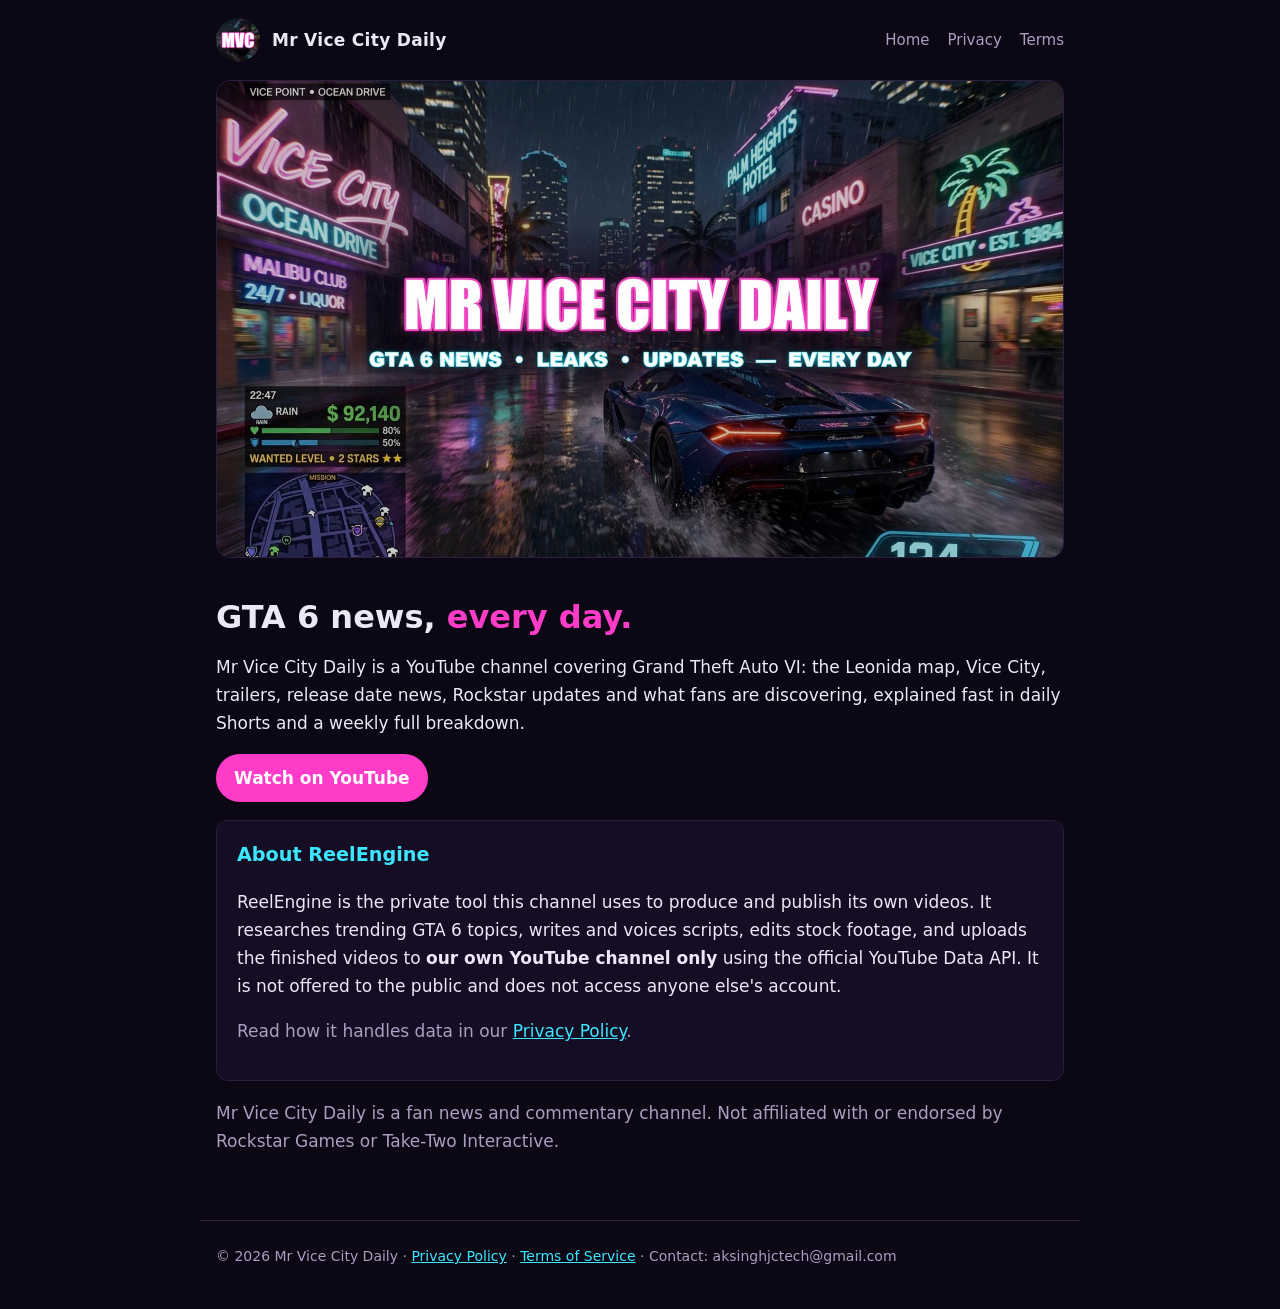
<file: index.html>
<!doctype html>
<html lang="en">
<head>
  <meta charset="utf-8">
  <meta name="viewport" content="width=device-width, initial-scale=1">
  <title>Mr Vice City Daily</title>
  <meta name="description" content="GTA 6 news, leaks and updates every day on YouTube.">
  <link rel="icon" href="logo.jpg">
  <link rel="stylesheet" href="style.css">
</head>
<body>
  <header>
    <img src="logo.jpg" alt="Mr Vice City Daily logo">
    <span class="name">Mr Vice City Daily</span>
    <nav>
      <a href="index.html">Home</a>
      <a href="privacy.html">Privacy</a>
      <a href="terms.html">Terms</a>
    </nav>
  </header>

  <div class="hero"><img src="hero.jpg" alt="Mr Vice City Daily channel banner"></div>

  <main>
    <h1>GTA 6 news, <span>every day.</span></h1>
    <p>Mr Vice City Daily is a YouTube channel covering Grand Theft Auto VI: the Leonida map,
      Vice City, trailers, release date news, Rockstar updates and what fans are discovering,
      explained fast in daily Shorts and a weekly full breakdown.</p>
    <p><a class="btn" href="https://www.youtube.com/@MrViceCityDaily">Watch on YouTube</a></p>

    <div class="card">
      <h2 style="margin-top:0">About ReelEngine</h2>
      <p>ReelEngine is the private tool this channel uses to produce and publish its own videos.
        It researches trending GTA 6 topics, writes and voices scripts, edits stock footage,
        and uploads the finished videos to <strong>our own YouTube channel only</strong> using the
        official YouTube Data API. It is not offered to the public and does not access anyone
        else's account.</p>
      <p class="muted">Read how it handles data in our <a href="privacy.html">Privacy Policy</a>.</p>
    </div>

    <p class="muted">Mr Vice City Daily is a fan news and commentary channel. Not affiliated with
      or endorsed by Rockstar Games or Take-Two Interactive.</p>
  </main>

  <footer>
    &copy; 2026 Mr Vice City Daily &middot; <a href="privacy.html">Privacy Policy</a> &middot;
    <a href="terms.html">Terms of Service</a> &middot; Contact: aksinghjctech@gmail.com
  </footer>
</body>
</html>
</file>
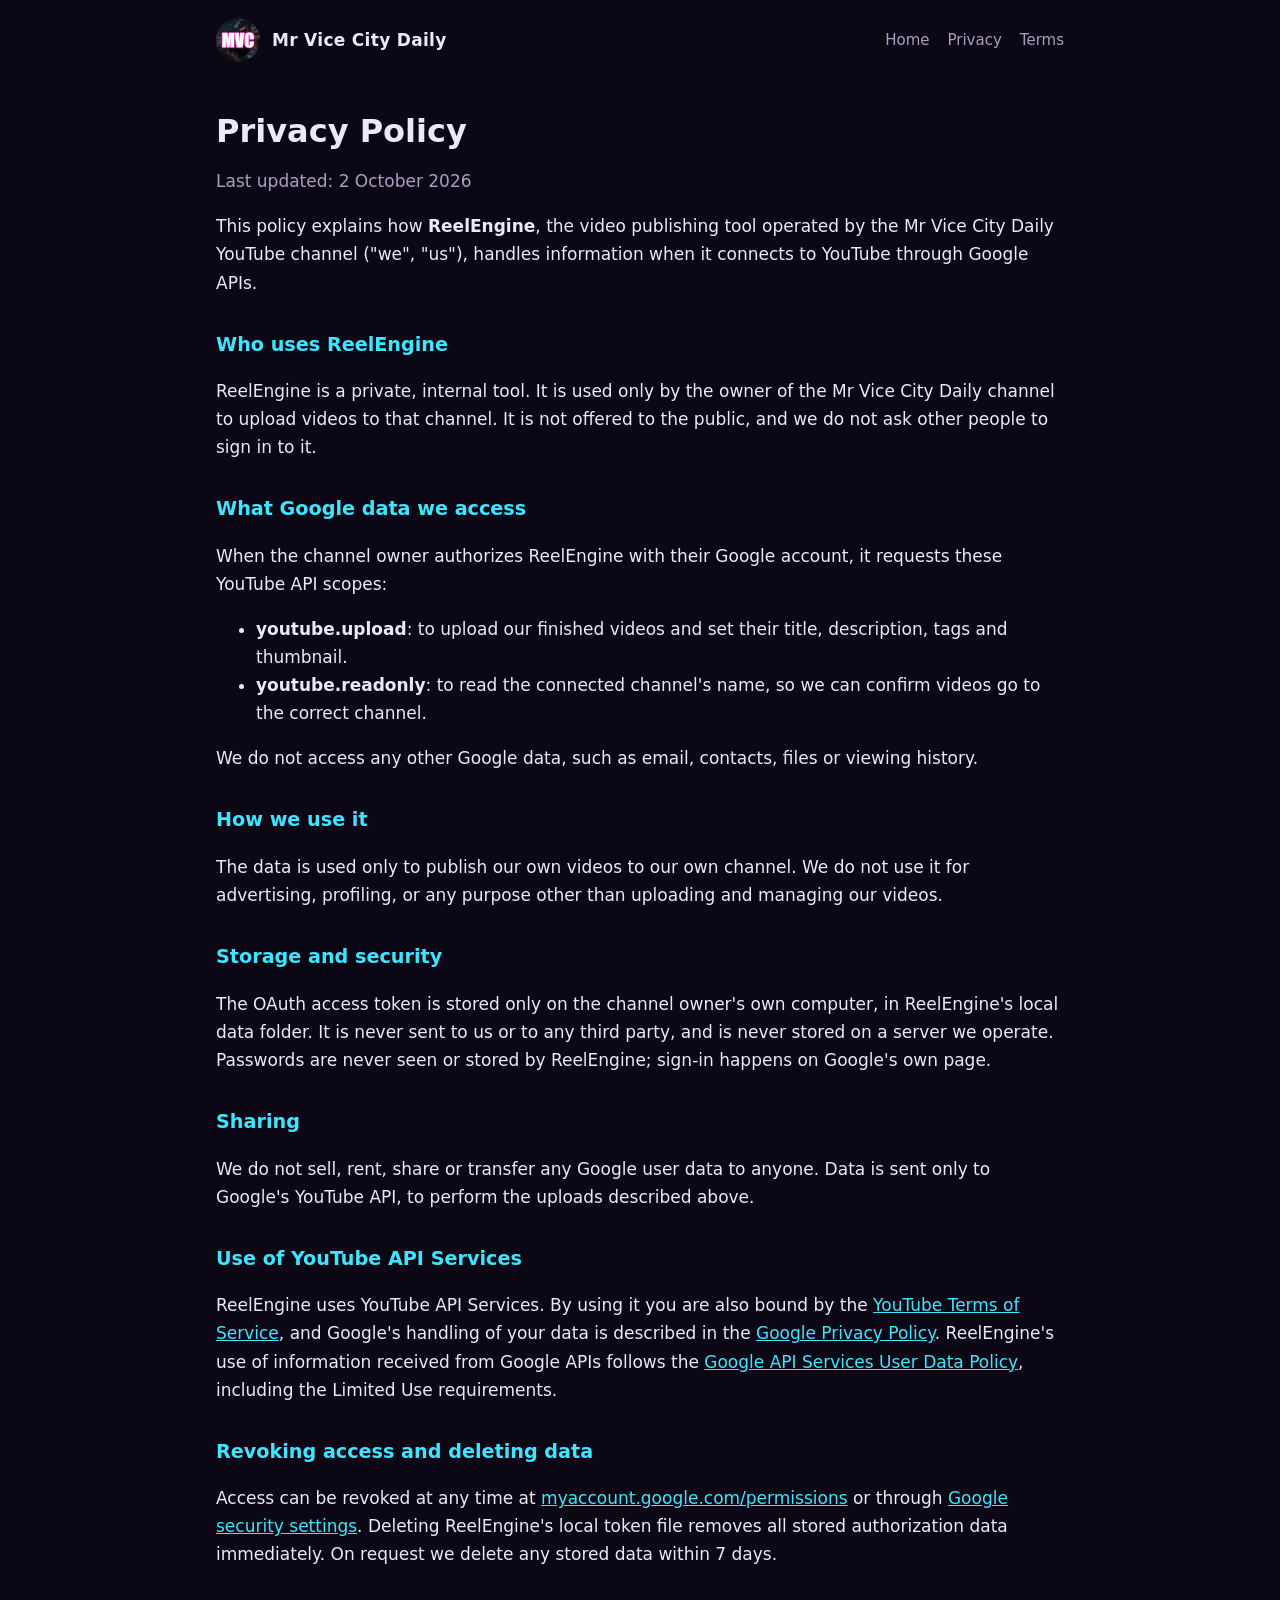
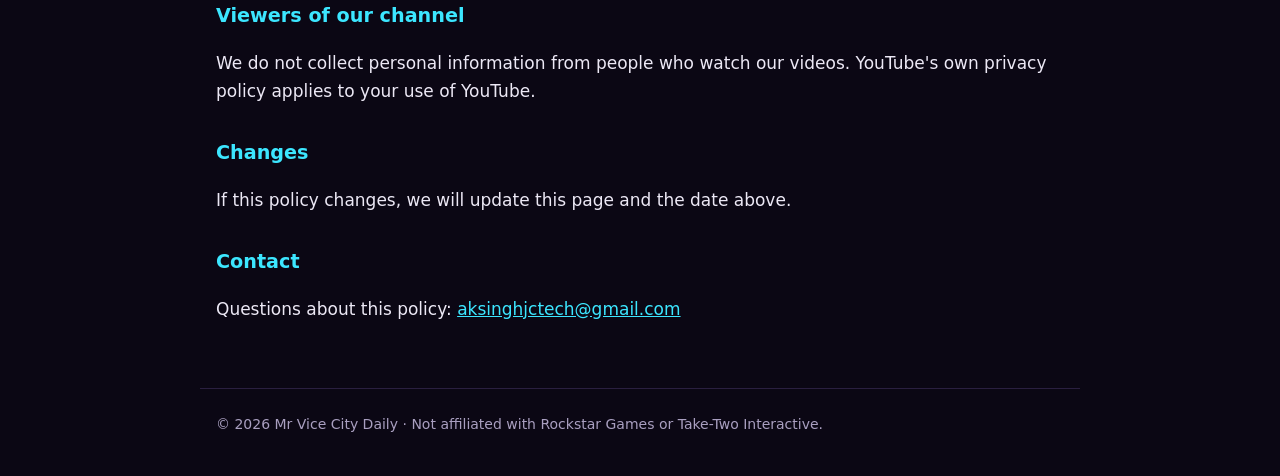
<file: privacy.html>
<!doctype html>
<html lang="en">
<head>
  <meta charset="utf-8">
  <meta name="viewport" content="width=device-width, initial-scale=1">
  <title>Privacy Policy · Mr Vice City Daily</title>
  <link rel="icon" href="logo.jpg">
  <link rel="stylesheet" href="style.css">
</head>
<body>
  <header>
    <img src="logo.jpg" alt="Mr Vice City Daily logo">
    <span class="name">Mr Vice City Daily</span>
    <nav>
      <a href="index.html">Home</a>
      <a href="privacy.html">Privacy</a>
      <a href="terms.html">Terms</a>
    </nav>
  </header>

  <main>
    <h1>Privacy Policy</h1>
    <p class="muted">Last updated: 2 October 2026</p>

    <p>This policy explains how <strong>ReelEngine</strong>, the video publishing tool operated by
      the Mr Vice City Daily YouTube channel ("we", "us"), handles information when it connects to
      YouTube through Google APIs.</p>

    <h2>Who uses ReelEngine</h2>
    <p>ReelEngine is a private, internal tool. It is used only by the owner of the Mr Vice City Daily
      channel to upload videos to that channel. It is not offered to the public, and we do not ask
      other people to sign in to it.</p>

    <h2>What Google data we access</h2>
    <p>When the channel owner authorizes ReelEngine with their Google account, it requests these
      YouTube API scopes:</p>
    <ul>
      <li><strong>youtube.upload</strong>: to upload our finished videos and set their title,
        description, tags and thumbnail.</li>
      <li><strong>youtube.readonly</strong>: to read the connected channel's name, so we can confirm
        videos go to the correct channel.</li>
    </ul>
    <p>We do not access any other Google data, such as email, contacts, files or viewing history.</p>

    <h2>How we use it</h2>
    <p>The data is used only to publish our own videos to our own channel. We do not use it for
      advertising, profiling, or any purpose other than uploading and managing our videos.</p>

    <h2>Storage and security</h2>
    <p>The OAuth access token is stored only on the channel owner's own computer, in ReelEngine's
      local data folder. It is never sent to us or to any third party, and is never stored on a
      server we operate. Passwords are never seen or stored by ReelEngine; sign-in happens on
      Google's own page.</p>

    <h2>Sharing</h2>
    <p>We do not sell, rent, share or transfer any Google user data to anyone. Data is sent only to
      Google's YouTube API, to perform the uploads described above.</p>

    <h2>Use of YouTube API Services</h2>
    <p>ReelEngine uses YouTube API Services. By using it you are also bound by the
      <a href="https://www.youtube.com/t/terms">YouTube Terms of Service</a>, and Google's handling
      of your data is described in the
      <a href="https://policies.google.com/privacy">Google Privacy Policy</a>. ReelEngine's use of
      information received from Google APIs follows the
      <a href="https://developers.google.com/terms/api-services-user-data-policy">Google API Services
      User Data Policy</a>, including the Limited Use requirements.</p>

    <h2>Revoking access and deleting data</h2>
    <p>Access can be revoked at any time at
      <a href="https://myaccount.google.com/permissions">myaccount.google.com/permissions</a> or
      through <a href="https://security.google.com/settings/security/permissions">Google security
      settings</a>. Deleting ReelEngine's local token file removes all stored authorization data
      immediately. On request we delete any stored data within 7 days.</p>

    <h2>Viewers of our channel</h2>
    <p>We do not collect personal information from people who watch our videos. YouTube's own
      privacy policy applies to your use of YouTube.</p>

    <h2>Changes</h2>
    <p>If this policy changes, we will update this page and the date above.</p>

    <h2>Contact</h2>
    <p>Questions about this policy: <a href="mailto:aksinghjctech@gmail.com">aksinghjctech@gmail.com</a></p>
  </main>

  <footer>
    &copy; 2026 Mr Vice City Daily &middot; Not affiliated with Rockstar Games or Take-Two Interactive.
  </footer>
</body>
</html>
</file>
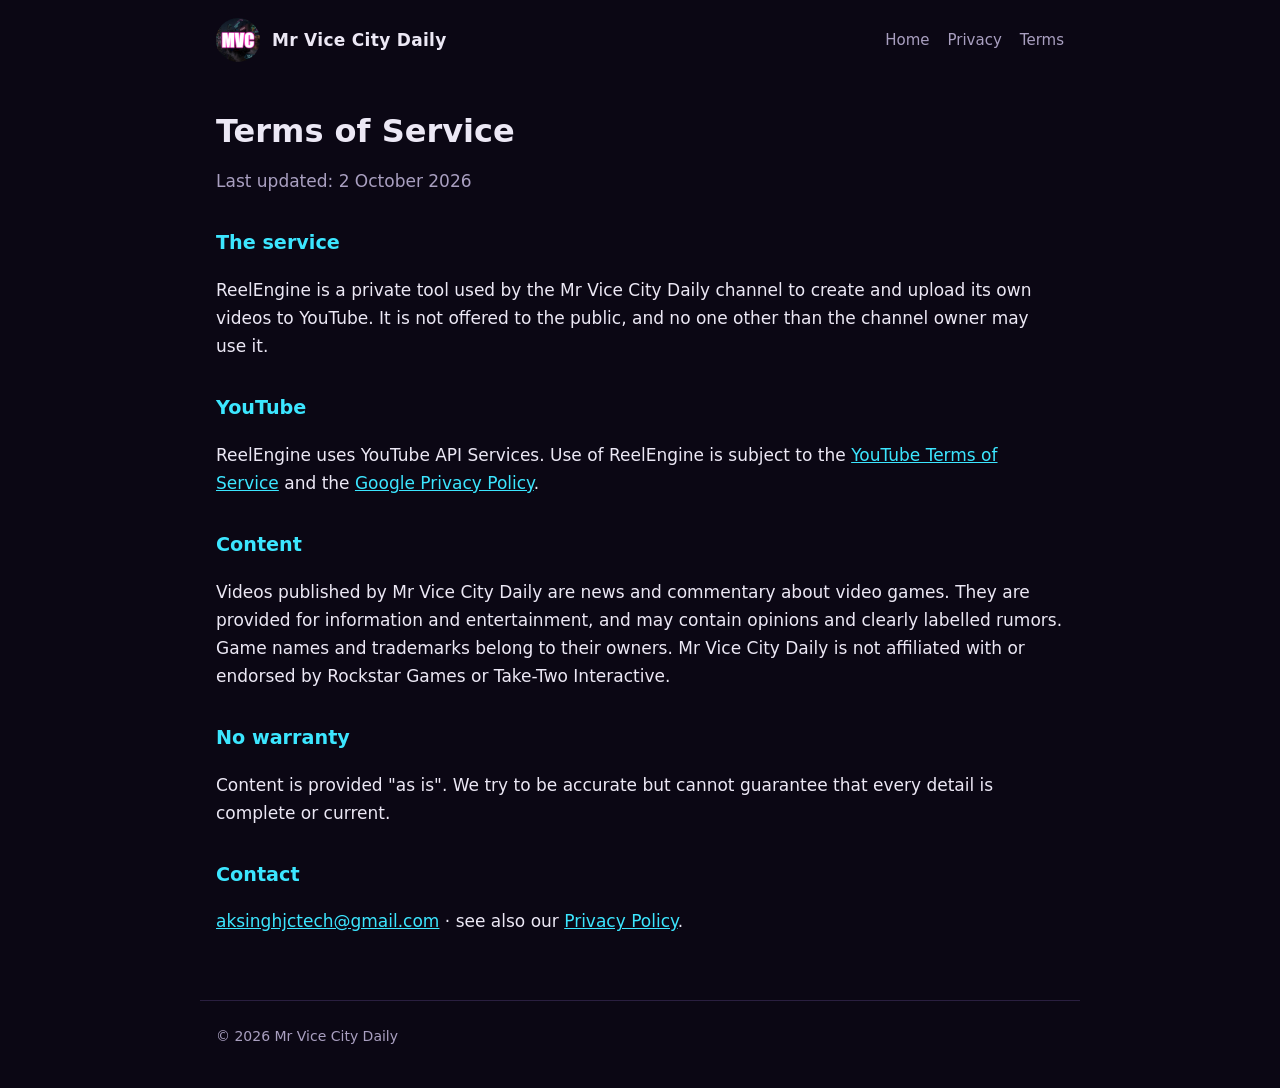
<file: terms.html>
<!doctype html>
<html lang="en">
<head>
  <meta charset="utf-8">
  <meta name="viewport" content="width=device-width, initial-scale=1">
  <title>Terms of Service · Mr Vice City Daily</title>
  <link rel="icon" href="logo.jpg">
  <link rel="stylesheet" href="style.css">
</head>
<body>
  <header>
    <img src="logo.jpg" alt="Mr Vice City Daily logo">
    <span class="name">Mr Vice City Daily</span>
    <nav>
      <a href="index.html">Home</a>
      <a href="privacy.html">Privacy</a>
      <a href="terms.html">Terms</a>
    </nav>
  </header>

  <main>
    <h1>Terms of Service</h1>
    <p class="muted">Last updated: 2 October 2026</p>

    <h2>The service</h2>
    <p>ReelEngine is a private tool used by the Mr Vice City Daily channel to create and upload its
      own videos to YouTube. It is not offered to the public, and no one other than the channel
      owner may use it.</p>

    <h2>YouTube</h2>
    <p>ReelEngine uses YouTube API Services. Use of ReelEngine is subject to the
      <a href="https://www.youtube.com/t/terms">YouTube Terms of Service</a> and the
      <a href="https://policies.google.com/privacy">Google Privacy Policy</a>.</p>

    <h2>Content</h2>
    <p>Videos published by Mr Vice City Daily are news and commentary about video games. They are
      provided for information and entertainment, and may contain opinions and clearly labelled
      rumors. Game names and trademarks belong to their owners. Mr Vice City Daily is not affiliated
      with or endorsed by Rockstar Games or Take-Two Interactive.</p>

    <h2>No warranty</h2>
    <p>Content is provided "as is". We try to be accurate but cannot guarantee that every detail is
      complete or current.</p>

    <h2>Contact</h2>
    <p><a href="mailto:aksinghjctech@gmail.com">aksinghjctech@gmail.com</a> &middot; see also our
      <a href="privacy.html">Privacy Policy</a>.</p>
  </main>

  <footer>
    &copy; 2026 Mr Vice City Daily
  </footer>
</body>
</html>
</file>
<file: style.css>
:root {
  --bg: #0b0714;
  --panel: #150d24;
  --text: #ece8f5;
  --muted: #a99fc0;
  --pink: #ff3cc8;
  --cyan: #3ce6ff;
  --border: #2a1f40;
}
* { box-sizing: border-box; }
body {
  margin: 0;
  background: var(--bg);
  color: var(--text);
  font: 17px/1.65 system-ui, -apple-system, "Segoe UI", Roboto, sans-serif;
}
a { color: var(--cyan); }
header {
  display: flex; align-items: center; gap: 12px;
  max-width: 880px; margin: 0 auto; padding: 18px 16px;
}
header img { width: 44px; height: 44px; border-radius: 50%; }
header .name { font-weight: 800; letter-spacing: .3px; }
header nav { margin-left: auto; display: flex; gap: 18px; font-size: 15px; }
header nav a { color: var(--muted); text-decoration: none; }
header nav a:hover { color: var(--text); }
.hero {
  max-width: 880px; margin: 0 auto 8px; padding: 0 16px;
}
.hero img { width: 100%; border-radius: 14px; display: block; border: 1px solid var(--border); }
main { max-width: 880px; margin: 0 auto; padding: 8px 16px 48px; }
h1 { font-size: 2rem; line-height: 1.2; margin: 24px 0 8px; }
h1 span { color: var(--pink); }
h2 { font-size: 1.2rem; margin: 32px 0 6px; color: var(--cyan); }
.muted { color: var(--muted); }
.card {
  background: var(--panel); border: 1px solid var(--border);
  border-radius: 12px; padding: 18px 20px; margin: 18px 0;
}
.btn {
  display: inline-block; padding: 10px 18px; border-radius: 999px;
  background: var(--pink); color: #fff; font-weight: 700; text-decoration: none;
}
footer {
  max-width: 880px; margin: 0 auto; padding: 24px 16px 40px;
  border-top: 1px solid var(--border); color: var(--muted); font-size: 14px;
}
@media (max-width: 560px) {
  header nav { gap: 12px; font-size: 14px; }
  header .name { display: none; }
  h1 { font-size: 1.6rem; }
}
</file>
